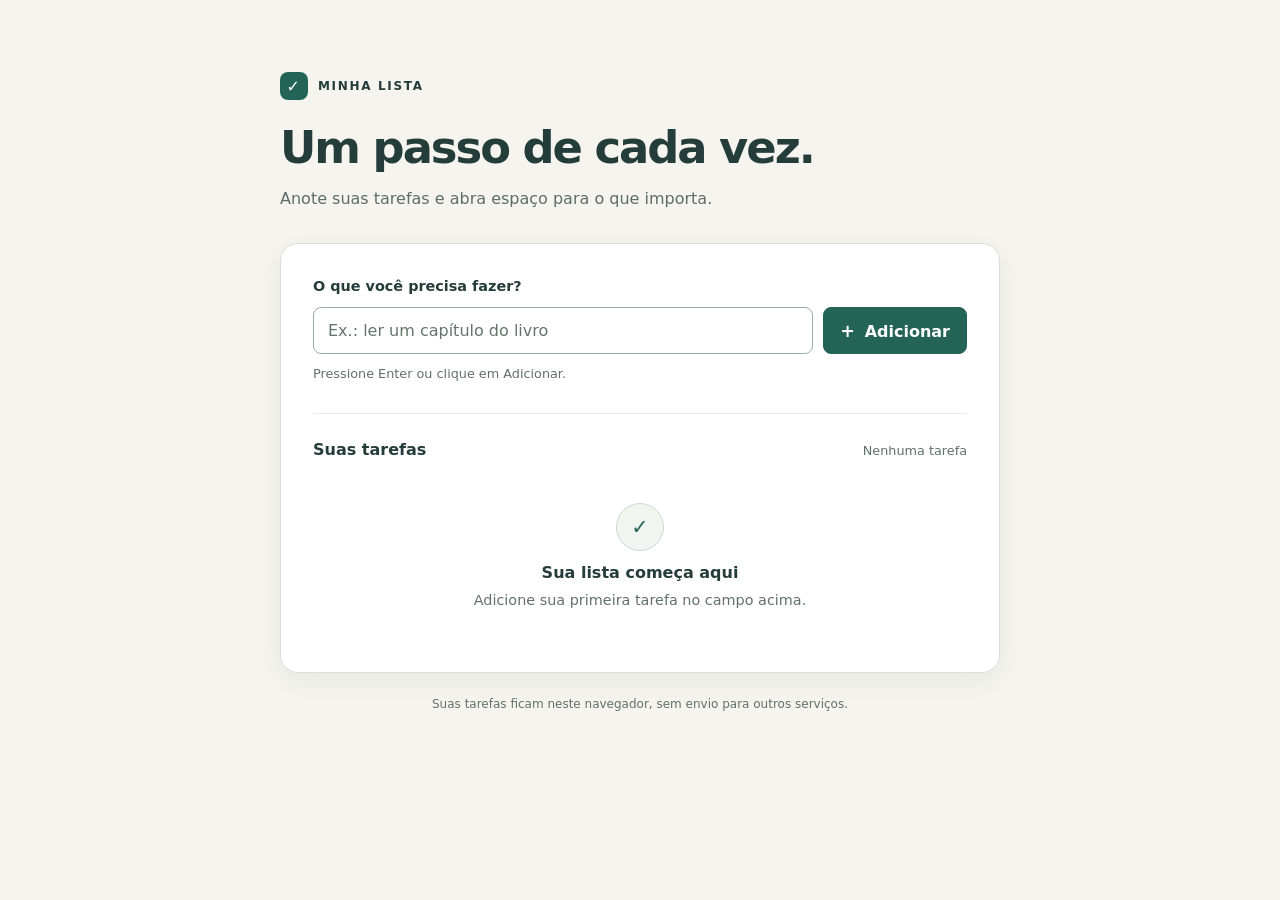
<file: todo/index.html>
<!doctype html>
<html lang="pt-BR">
<head>
  <meta charset="utf-8">
  <meta name="viewport" content="width=device-width, initial-scale=1">
  <meta name="description" content="Uma lista simples para organizar suas tarefas, salva neste navegador.">
  <title>Minha lista de tarefas</title>
  <link rel="stylesheet" href="style.css">
  <script src="app.js" defer></script>
</head>
<body>
  <main>
    <header class="intro">
      <p class="eyebrow"><span aria-hidden="true">✓</span> MINHA LISTA</p>
      <h1>Um passo de cada vez.</h1>
      <p>Anote suas tarefas e abra espaço para o que importa.</p>
    </header>

    <section class="workspace" aria-labelledby="list-title">
      <form id="task-form" novalidate>
        <label for="task-input">O que você precisa fazer?</label>
        <div class="input-row">
          <input id="task-input" name="task" type="text" autocomplete="off"
            placeholder="Ex.: ler um capítulo do livro" aria-describedby="input-hint input-error">
          <button class="add-button" type="submit"><span aria-hidden="true">+</span> Adicionar</button>
        </div>
        <p class="hint" id="input-hint">Pressione Enter ou clique em Adicionar.</p>
        <p class="error" id="input-error" role="alert" hidden></p>
      </form>

      <p class="storage-warning" id="storage-warning" role="status" hidden></p>

      <div class="list-header">
        <h2 id="list-title">Suas tarefas</h2>
        <p id="task-count">Nenhuma tarefa</p>
      </div>
      <ul id="task-list" aria-labelledby="list-title"></ul>
      <div class="empty-state" id="empty-state">
        <span class="empty-icon" aria-hidden="true">✓</span>
        <h3>Sua lista começa aqui</h3>
        <p>Adicione sua primeira tarefa no campo acima.</p>
      </div>
      <p class="list-help" id="list-help" hidden>Marque uma tarefa para concluir. Desmarque para reabrir.</p>
    </section>
    <footer>Suas tarefas ficam neste navegador, sem envio para outros serviços.</footer>
    <p class="sr-only" id="announcement" role="status" aria-live="polite" aria-atomic="true"></p>
  </main>
</body>
</html>
</file>
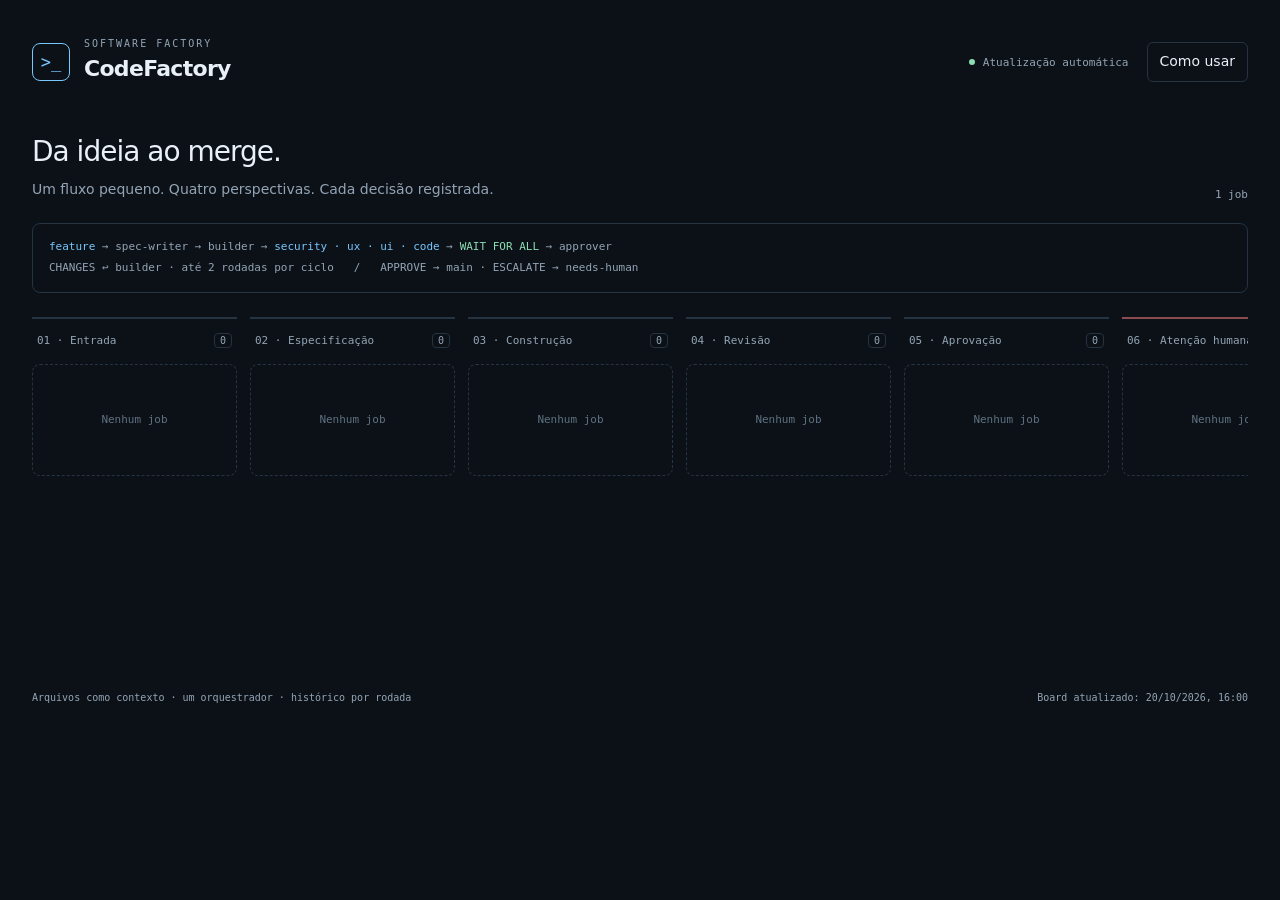
<file: factory/dashboard.html>
<!doctype html>
<html lang="pt-BR">
<head>
  <meta charset="utf-8">
  <meta name="viewport" content="width=device-width, initial-scale=1">
  <meta name="color-scheme" content="dark">
  <meta name="description" content="Acompanhe a fábrica de software: especificação, construção, quatro revisões e aprovação.">
  <title>CodeFactory · Quadro de produção</title>
  <style>
    :root{--bg:#0c1117;--panel:#111922;--line:#263341;--muted:#93a4b5;--text:#e9f0f7;--blue:#78c7ff;--green:#8cddb3;--red:#ff9a9e;--amber:#e7c27d;--mono:ui-monospace,SFMono-Regular,Consolas,monospace}
    *{box-sizing:border-box}body{margin:0;background:var(--bg);color:var(--text);font:14px/1.55 system-ui,-apple-system,sans-serif}button,a{-webkit-tap-highlight-color:transparent}button{font:inherit;cursor:pointer;color:inherit}button:focus-visible,a:focus-visible{outline:2px solid var(--blue);outline-offset:4px}a{color:var(--blue)}
    .shell{max-width:1900px;margin:auto;padding:38px 32px 20px}header{display:flex;align-items:center;justify-content:space-between;gap:24px}.brand{display:flex;align-items:center;gap:14px}.mark{width:38px;height:38px;border:1px solid var(--blue);display:grid;place-items:center;color:var(--blue);font:17px var(--mono);border-radius:8px}h1{font-size:22px;letter-spacing:-.7px;margin:0}.eyebrow{color:var(--muted);font:10px var(--mono);letter-spacing:2px;text-transform:uppercase;margin-bottom:3px}.header-actions{display:flex;align-items:center;gap:18px}.quiet{background:transparent;border:1px solid var(--line);border-radius:6px;padding:8px 12px}.status{color:var(--muted);font:11px var(--mono);display:flex;align-items:center;gap:8px}.dot{width:6px;height:6px;border-radius:100%;background:var(--green)}
    .intro{display:flex;align-items:flex-end;justify-content:space-between;gap:20px;margin:44px 0 22px}.intro h2{font-size:28px;letter-spacing:-1px;font-weight:500;margin:0 0 6px}.intro p{color:var(--muted);margin:0}.count{font:11px var(--mono);color:var(--muted);white-space:nowrap}.loop{color:var(--muted);font:11px/1.9 var(--mono);border:1px solid var(--line);border-radius:8px;padding:13px 16px;margin-bottom:24px}.loop strong{color:var(--blue);font-weight:500}.loop .gate{color:var(--green)}
    .notice{border:1px solid #745834;background:#211c14;color:var(--amber);padding:12px 16px;border-radius:6px;margin-bottom:20px}.board-scroll{overflow-x:auto;padding-bottom:18px}.board{display:grid;grid-template-columns:repeat(7,minmax(205px,1fr));gap:13px;min-height:330px}.lane{border-top:2px solid var(--line);padding-top:14px}.lane[data-stage="needs-human"]{border-color:#8a4b51}.lane[data-stage="done"]{border-color:#346650}.lane-header{display:flex;align-items:center;justify-content:space-between;margin-bottom:16px;padding:0 5px}.lane-name{font:11px var(--mono);color:var(--muted)}.lane-number{font:10px var(--mono);color:var(--muted);border:1px solid var(--line);border-radius:4px;padding:1px 5px}.cards{display:grid;gap:12px;align-content:start}.empty-lane{border:1px dashed var(--line);border-radius:8px;min-height:112px;display:grid;place-items:center;color:#5f7182;font:11px var(--mono)}
    .card{width:100%;text-align:left;display:block;background:var(--panel);border:1px solid var(--line);border-radius:8px;padding:15px;transition:border-color .15s,transform .15s}.card:hover{border-color:var(--blue);transform:translateY(-2px)}.card.human{border-color:#845058;background:#21171c}.job-id{font:10px var(--mono);color:var(--blue);word-break:break-word}.card h3{font-size:14px;line-height:1.45;margin:10px 0 13px;font-weight:550;overflow-wrap:anywhere}.branch{font:10px var(--mono);color:var(--muted);overflow-wrap:anywhere;margin:0 0 12px}.review-row{padding-top:10px;margin-top:10px;border-top:1px solid var(--line)}.round-label{font:10px var(--mono);color:var(--muted);display:block;margin-bottom:7px}.chips{display:flex;gap:4px;flex-wrap:wrap}.chip{font:9px/1.5 var(--mono);border:1px solid var(--line);border-radius:4px;padding:3px 5px;color:var(--muted)}.chip.pass{color:var(--green);background:#122c23;border-color:#28513c}.chip.changes{color:var(--red);background:#351e25;border-color:#69404a}.card-note{font-size:11px;color:var(--red);margin:12px 0 0}.badge{display:inline-block;font:10px var(--mono);color:var(--green);margin-top:10px}
    .welcome{margin-top:18px;border:1px solid var(--line);border-radius:8px;padding:24px;display:flex;justify-content:space-between;align-items:center;gap:22px}.welcome p{color:var(--muted);margin:5px 0 0}.welcome code{color:var(--blue);font:12px var(--mono);white-space:pre-wrap}.footer{display:flex;justify-content:space-between;gap:16px;padding-top:24px;color:var(--muted);font:10px/1.7 var(--mono)}
    dialog{background:var(--bg);color:var(--text);border:1px solid var(--line);border-radius:12px;width:min(1000px,calc(100% - 32px));max-height:88vh;padding:0}dialog::backdrop{background:#000a;backdrop-filter:blur(4px)}.dialog-top{display:flex;align-items:flex-start;justify-content:space-between;gap:20px;padding:22px 24px;border-bottom:1px solid var(--line)}.dialog-top h2{font-size:18px;margin:4px 0 0;overflow-wrap:anywhere}.detail-grid{display:grid;grid-template-columns:210px 1fr;min-height:380px}.files{padding:18px 12px;border-right:1px solid var(--line)}.file-button{display:block;width:100%;border:0;border-radius:5px;background:transparent;text-align:left;padding:9px 10px;color:var(--muted);font:11px var(--mono);overflow-wrap:anywhere}.file-button[aria-pressed="true"]{color:var(--blue);background:#192b3a}.file-button:hover{color:var(--text)}.document{padding:25px 28px;overflow-wrap:anywhere;min-width:0}.document h1{font-size:23px}.document h2{font-size:19px}.document h3{font-size:16px}.document p,.document li{white-space:pre-wrap}.document pre{overflow:auto;background:var(--panel);padding:14px;border:1px solid var(--line);border-radius:6px;font:12px/1.7 var(--mono)}.document .missing{color:var(--muted)}.help{padding:26px}.help p{color:var(--muted)}.help pre{font:12px/2 var(--mono);white-space:pre-wrap;color:var(--blue)}[hidden]{display:none!important}
    @media(max-width:650px){.shell{padding:24px 16px}.intro{margin-top:32px;align-items:start}.intro h2{font-size:24px}.header-actions{gap:8px}.status{font-size:0}.intro .count{margin-top:8px}.loop{font-size:10px}.welcome{align-items:start;flex-direction:column}.footer{flex-direction:column;gap:5px}.detail-grid{grid-template-columns:1fr}.files{border-right:0;border-bottom:1px solid var(--line);display:flex;overflow:auto;gap:5px}.file-button{width:auto;white-space:nowrap}.document{padding:20px}.dialog-top{padding:18px}.brand{gap:10px}}
    @media(prefers-reduced-motion:reduce){.card{transition:none}.card:hover{transform:none}}
  </style>
</head>
<body>
  <main class="shell">
    <header>
      <div class="brand"><span class="mark" aria-hidden="true">&gt;_</span><div><div class="eyebrow">Software factory</div><h1>CodeFactory</h1></div></div>
      <div class="header-actions"><span class="status"><span class="dot" id="connection-dot"></span><span id="connection">Conectando</span></span><button class="quiet" id="help-open">Como usar</button></div>
    </header>
    <section class="intro" aria-label="Visão geral"><div><h2>Da ideia ao merge.</h2><p>Um fluxo pequeno. Quatro perspectivas. Cada decisão registrada.</p></div><span class="count" id="job-count">— jobs</span></section>
    <div class="loop"><strong>feature</strong> → spec-writer → builder → <strong>security · ux · ui · code</strong> → <span class="gate">WAIT FOR ALL</span> → approver<br>CHANGES ↩ builder · até 2 rodadas por ciclo &nbsp; / &nbsp; APPROVE → main · ESCALATE → needs-human</div>
    <div id="notice" class="notice" role="status" hidden></div>
    <div class="board-scroll" tabindex="0" role="region" aria-label="Quadro de produção, role horizontalmente para ver todas as etapas"><div id="board" class="board"></div></div>
    <section class="welcome" id="welcome" hidden><div><strong>A próxima ideia começa aqui.</strong><p>Adicione uma feature ao backlog ou inicie um job no Codex.</p></div><code>$factory &lt;descreva sua feature&gt;</code></section>
    <footer class="footer"><span>Arquivos como contexto · um orquestrador · histórico por rodada</span><span id="updated">Aguardando board.json</span></footer>
  </main>
  <dialog id="detail" aria-labelledby="detail-title">
    <div class="dialog-top"><div><span class="job-id" id="detail-id"></span><h2 id="detail-title"></h2></div><button class="quiet" id="detail-close" aria-label="Fechar detalhes">Fechar ×</button></div>
    <div class="detail-grid"><nav class="files" id="files" aria-label="Arquivos do job"></nav><article class="document" id="document" aria-live="polite"></article></div>
  </dialog>
  <dialog id="help" aria-labelledby="help-title"><div class="dialog-top"><h2 id="help-title">Operar a fábrica</h2><button class="quiet" id="help-close">Fechar ×</button></div><div class="help"><p>Execute a skill na sessão do Codex. Este quadro acompanha os arquivos; as ações acontecem pelo orquestrador.</p><pre>$factory &lt;feature&gt;             Iniciar um job
$factory next                  Consumir o backlog
$factory approve &lt;job-id&gt;      Aprovar um needs-human
$factory rework &lt;job-id&gt; &lt;nota&gt; Pedir novas correções</pre><p>No cliente que seleciona skills com @, selecione @factory. Clique em um card para ler especificação, build, pareceres e decisão. O quadro consulta board.json a cada 3 segundos.</p></div></dialog>
  <script>
    'use strict';
    const stages = [['feature','01 · Entrada'],['spec','02 · Especificação'],['build','03 · Construção'],['review','04 · Revisão'],['approve','05 · Aprovação'],['needs-human','06 · Atenção humana'],['done','07 · Concluído']];
    const reviewers = [['security','SEC'],['ux','UX'],['ui','UI'],['code','CODE']];
    const $ = id => document.getElementById(id);
    const make = (tag, className, text) => { const node = document.createElement(tag); if (className) node.className = className; if (text !== undefined) node.textContent = text; return node; };
    let lastSnapshot = '', detailToken = 0;
    function validate(board) {
      if (board.version !== 1 || !Array.isArray(board.jobs)) throw new Error('Formato de board.json inválido.');
      const ids = new Set();
      for (const job of board.jobs) {
        if (!/^[0-9]{3,}-[a-z0-9]+(?:-[a-z0-9]+)*$/.test(job.id) || ids.has(job.id) || !stages.some(([s]) => s === job.stage) || typeof job.request !== 'string' || !Array.isArray(job.rounds)) throw new Error('Job inválido em board.json.');
        ids.add(job.id);
        for (const round of job.rounds) {
          if (!Number.isInteger(round.number) || round.number < 1 || !round.reviews || !reviewers.every(([r]) => ['PASS','CHANGES','pending'].includes(round.reviews[r]))) throw new Error('Rodada inválida em board.json.');
        }
      }
      return board;
    }
    async function getText(path) {
      const controller = new AbortController(), timer = setTimeout(() => controller.abort(), 8000);
      try { const response = await fetch(path, {cache:'no-store', signal:controller.signal}); if (!response.ok) throw new Error(response.status === 404 ? 'Arquivo ainda não disponível.' : 'Falha ao ler arquivo (' + response.status + ').'); return await response.text(); }
      finally { clearTimeout(timer); }
    }
    function reviewRow(round) {
      const row = make('div','review-row'); row.append(make('span','round-label','Rodada ' + round.number + (round.commit ? ' · ' + round.commit.slice(0,7) : '')));
      const chips = make('div','chips');
      for (const [key,label] of reviewers) { const value = round.reviews[key]; const chip = make('span','chip ' + (value === 'PASS' ? 'pass' : value === 'CHANGES' ? 'changes' : ''),label + (value === 'PASS' ? ' ✓' : value === 'CHANGES' ? ' !' : ' ·')); chip.title = key + ': ' + value; chip.setAttribute('aria-label',key + ': ' + value); chips.append(chip); }
      row.append(chips); return row;
    }
    function card(job) {
      const button = make('button','card' + (job.stage === 'needs-human' ? ' human' : '')); button.type = 'button'; button.setAttribute('aria-label','Abrir job ' + job.id);
      button.append(make('span','job-id',job.id), make('h3','',job.request), make('p','branch',job.branch));
      for (const round of job.rounds) button.append(reviewRow(round));
      if (job.stage === 'needs-human') button.append(make('p','card-note',job.reason === 'review-limit' ? 'Limite de rodadas · decisão humana necessária' : 'Escalado · decisão humana necessária'));
      if (job.human_approval) button.append(make('span','badge','Aprovação humana registrada'));
      if (job.stage === 'done') button.append(make('span','badge','Merge em main ✓'));
      button.addEventListener('click',() => openJob(job)); return button;
    }
    function render(board) {
      const fragment = document.createDocumentFragment();
      for (const [stage,label] of stages) {
        const lane = make('section','lane'); lane.dataset.stage = stage; lane.setAttribute('aria-label',label);
        const jobs = board.jobs.filter(job => job.stage === stage), header = make('div','lane-header'); header.append(make('span','lane-name',label),make('span','lane-number',String(jobs.length))); lane.append(header);
        const cards = make('div','cards'); if (!jobs.length) cards.append(make('div','empty-lane','Nenhum job')); for (const job of jobs) cards.append(card(job)); lane.append(cards); fragment.append(lane);
      }
      $('board').replaceChildren(fragment); $('job-count').textContent = board.jobs.length + (board.jobs.length === 1 ? ' job' : ' jobs'); $('welcome').hidden = board.jobs.length !== 0;
      const date = new Date(board.updated_at); $('updated').textContent = board.updated_at && !Number.isNaN(date.getTime()) ? 'Board atualizado: ' + new Intl.DateTimeFormat('pt-BR',{dateStyle:'short',timeStyle:'short'}).format(date) : 'Board pronto · aguardando o primeiro job';
    }
    // Markdown is rendered as text nodes only; job files never execute HTML.
    function markdown(text) {
      const fragment = document.createDocumentFragment(); let code = null, list = null;
      for (const line of text.split(/\r?\n/)) {
        if (line.startsWith('```')) { if (code) code = null; else { code = make('pre'); fragment.append(code); } list = null; continue; }
        if (code) { code.textContent += line + '\n'; continue; }
        const heading = /^(#{1,6})\s+(.+)$/.exec(line), item = /^\s*(?:[-*]|\d+\.)\s+(.+)$/.exec(line);
        if (heading) { fragment.append(make('h' + heading[1].length,'',heading[2])); list = null; }
        else if (item) { if (!list) { list = make('ul'); fragment.append(list); } list.append(make('li','',item[1])); }
        else { list = null; if (line.trim()) fragment.append(make('p','',line)); }
      }
      return fragment;
    }
    async function loadFile(job, path, button) {
      const token = ++detailToken; for (const sibling of $('files').children) sibling.setAttribute('aria-pressed',String(sibling === button));
      $('document').replaceChildren(make('p','missing','Carregando…'));
      try { const text = await getText('jobs/' + encodeURIComponent(job.id) + '/' + path); if (token === detailToken) $('document').replaceChildren(markdown(text)); }
      catch (error) { if (token === detailToken) $('document').replaceChildren(make('p','missing',error.name === 'AbortError' ? 'Tempo de leitura esgotado. Selecione o arquivo para tentar novamente.' : error.message)); }
    }
    function openJob(job) {
      $('detail-id').textContent = job.id; $('detail-title').textContent = job.request; $('files').replaceChildren();
      const files = [['spec.md','Especificação'],['build.md','Build']]; for (const round of job.rounds) for (const [reviewer] of reviewers) files.push(['round-' + round.number + '/review-' + reviewer + '.md','R' + round.number + ' · ' + reviewer]); files.push(['decision.md','Decisão']);
      if (job.feedback && job.feedback.length) { const button = make('button','file-button','Feedback humano'); button.type = 'button'; button.setAttribute('aria-pressed','false'); button.addEventListener('click',() => { ++detailToken; for (const sibling of $('files').children) sibling.setAttribute('aria-pressed',String(sibling === button)); $('document').replaceChildren(markdown(job.feedback.map(f => '## Após rodada ' + f.after_round + '\n' + f.note + (f.decision_text ? '\n\n### Decisão anterior\n' + f.decision_text : '')).join('\n\n'))); }); $('files').append(button); }
      let first; for (const [path,label] of files) { const button = make('button','file-button',label); button.type = 'button'; button.setAttribute('aria-pressed','false'); button.addEventListener('click',() => loadFile(job,path,button)); $('files').append(button); if (!first) first = [path,button]; }
      $('detail').showModal(); loadFile(job,...first);
    }
    $('detail-close').addEventListener('click',() => $('detail').close()); $('detail').addEventListener('close',() => { ++detailToken; });
    $('help-open').addEventListener('click',() => $('help').showModal()); $('help-close').addEventListener('click',() => $('help').close());
    async function poll() {
      try { const text = await getText('board.json'), board = validate(JSON.parse(text)); if (text !== lastSnapshot) { render(board); lastSnapshot = text; } $('notice').hidden = true; $('connection').textContent = 'Atualização automática'; $('connection-dot').style.background = 'var(--green)'; }
      catch (error) { $('notice').hidden = false; $('notice').textContent = location.protocol === 'file:' ? 'Sirva a pasta factory com python3 -m http.server --directory factory e abra /dashboard.html.' : 'Não foi possível atualizar o quadro. ' + (lastSnapshot ? 'Mantendo a última leitura. ' : '') + (error.name === 'AbortError' ? 'Tempo de leitura esgotado.' : error.message); $('connection').textContent = 'Sem conexão'; $('connection-dot').style.background = 'var(--amber)'; }
      finally { setTimeout(poll,3000); }
    }
    render({jobs:[],updated_at:null}); poll();
  </script>
</body>
</html>
</file>
<file: todo/style.css>
:root {
  color-scheme: light;
  font-family: system-ui, -apple-system, BlinkMacSystemFont, "Segoe UI", sans-serif;
  color: #243c3a;
  background: #f5f4ef;
  font-synthesis: none;
}

* { box-sizing: border-box; }
body { margin: 0; }
main { width: min(100% - 40px, 720px); margin: 72px auto 32px; }
.intro { margin-bottom: 32px; }
.eyebrow { display: flex; align-items: center; gap: 10px; font-size: .75rem; font-weight: 750; letter-spacing: .14em; }
.eyebrow span { display: grid; place-items: center; width: 28px; height: 28px; border-radius: 8px; color: white; background: #246457; font-size: 1rem; }
h1 { margin: 22px 0 12px; font-size: clamp(1.9rem, 5vw, 2.8rem); letter-spacing: -.045em; line-height: 1.15; }
.intro > p:last-child { color: #5c6d68; line-height: 1.6; margin: 0; }
.workspace { padding: 32px; background: white; border: 1px solid #d9e0d9; border-radius: 18px; box-shadow: 0 8px 30px #263c3210; }
label { font-size: .9rem; font-weight: 650; }
.input-row { display: flex; gap: 10px; margin-top: 12px; }
input[type="text"] { min-width: 0; flex: 1; border: 1px solid #9aaea6; border-radius: 8px; padding: 13px 14px; font: inherit; color: inherit; background: #fff; }
input::placeholder { color: #65756d; }
button { font: inherit; cursor: pointer; }
.add-button { border: 1px solid #246457; border-radius: 8px; background: #246457; color: white; padding: 12px 16px; font-weight: 650; white-space: nowrap; }
.add-button:hover { background: #194e42; }
.add-button span { margin-right: 4px; font-size: 1.1em; }
.hint, .list-help { color: #61716a; font-size: .8rem; line-height: 1.5; }
.hint { margin: 10px 0 0; }
.error { color: #a22c27; margin: 10px 0 0; font-size: .9rem; }
input[aria-invalid="true"] { border-color: #a22c27; }
.storage-warning { padding: 12px; border: 1px solid #ccac64; border-radius: 8px; background: #fff8e9; color: #62470e; font-size: .9rem; line-height: 1.5; }
.list-header { display: flex; align-items: baseline; justify-content: space-between; flex-wrap: wrap; gap: 8px; margin: 30px 0 12px; padding-top: 26px; border-top: 1px solid #e4e9e3; }
h2 { font-size: 1rem; margin: 0; }
#task-count { font-size: .8rem; color: #61716a; margin: 0; }
#task-list { list-style: none; padding: 0; margin: 0; }
.task { display: flex; align-items: flex-start; gap: 12px; padding: 12px 0; border-bottom: 1px solid #e4e9e3; }
.task label { display: flex; align-items: flex-start; gap: 12px; flex: 1; min-width: 0; padding: 9px 0; font-size: 1rem; font-weight: 400; line-height: 1.5; cursor: pointer; }
.task input { flex: 0 0 20px; width: 20px; height: 20px; margin: 2px 0 0; accent-color: #246457; cursor: pointer; }
.task-text { min-width: 0; overflow-wrap: anywhere; }
.task.completed .task-text { text-decoration: line-through; color: #61716a; }
.delete-button { flex: 0 0 auto; min-width: 44px; min-height: 44px; border: 0; border-radius: 7px; background: transparent; color: #7b4741; padding: 10px; }
.delete-button:hover { background: #fff0ee; color: #a22c27; }
.delete-button svg { display: block; width: 20px; height: 20px; }
.empty-state { padding: 32px 4px 28px; text-align: center; }
.empty-icon { display: inline-grid; place-items: center; width: 48px; height: 48px; margin-bottom: 12px; border: 1px solid #cbdcd0; border-radius: 50%; background: #f0f6ef; color: #246457; font-size: 1.3rem; }
h3 { margin: 0 0 8px; font-size: 1rem; font-weight: 650; }
.empty-state p { color: #61716a; font-size: .9rem; line-height: 1.5; margin: 0; }
.list-help { margin: 18px 0 0; }
footer { color: #61716a; margin-top: 22px; font-size: .75rem; text-align: center; line-height: 1.6; }
:focus-visible { outline: 3px solid #245cb4; outline-offset: 4px; }
.sr-only { position: absolute; width: 1px; height: 1px; padding: 0; margin: -1px; overflow: hidden; clip-path: inset(50%); white-space: nowrap; border: 0; }
[hidden] { display: none !important; }
@media (max-width: 520px) {
  main { width: calc(100% - 32px); margin-top: 36px; }
  .intro { margin-bottom: 24px; }
  .workspace { padding: 22px 18px; border-radius: 14px; }
  .input-row { flex-direction: column; }
  input[type="text"] { width: 100%; }
  .add-button { min-height: 46px; }
  .list-header { margin-top: 24px; padding-top: 22px; }
}
</file>
